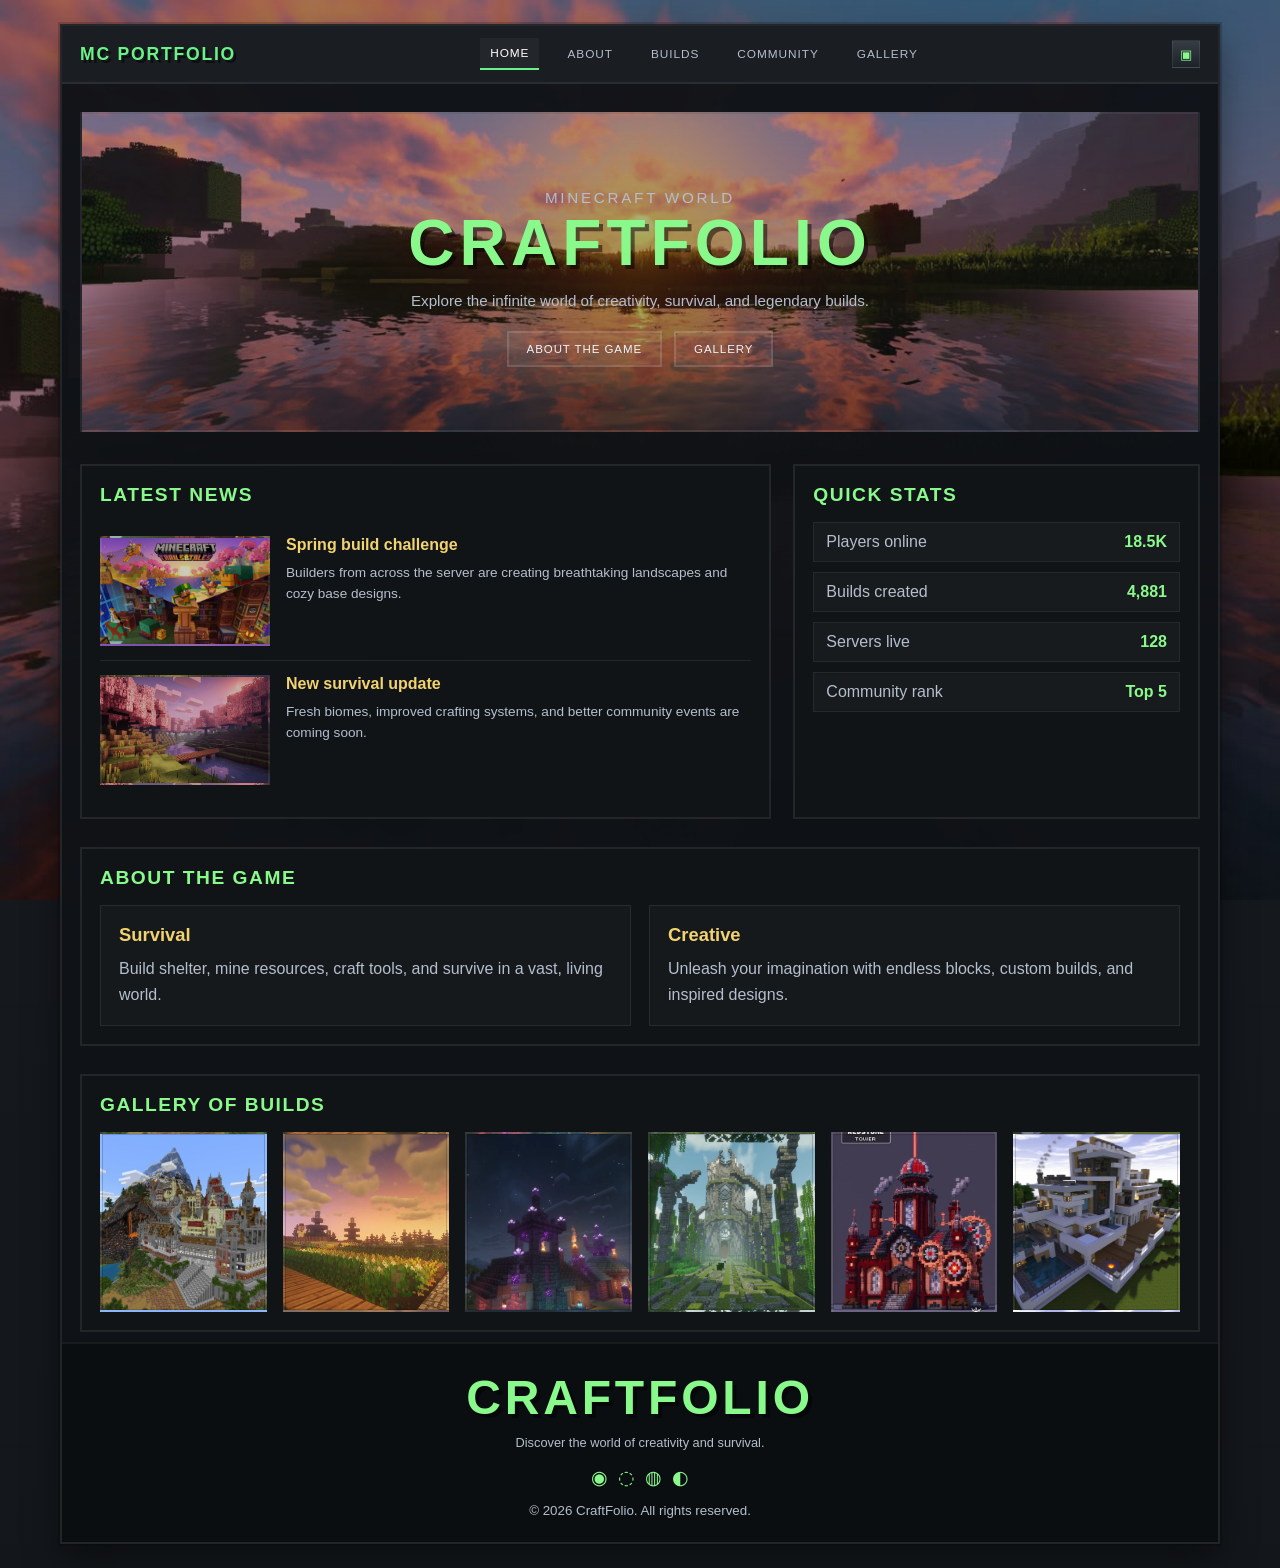
<file: index.html>
<!DOCTYPE html>
<html lang="en">
  <head>
    <meta charset="UTF-8" />
    <meta name="viewport" content="width=device-width, initial-scale=1.0" />
    <title>MC Portfolio | Home</title>
    <link rel="stylesheet" href="styles.css" />
  </head>
  <body>
    <div class="page-shell">
      <header class="topbar">
        <div class="brand">MC PORTFOLIO</div>
        <nav class="nav">
          <a href="index.html" class="active">Home</a>
          <a href="about.html">About</a>
          <a href="builds.html">Builds</a>
          <a href="community.html">Community</a>
          <a href="gallery.html">Gallery</a>
        </nav>
        <div class="action-btn">▣</div>
      </header>

      <main class="content home-page">
        <section class="hero-section">
          <div class="hero-copy">
            <p class="kicker">Minecraft world</p>
            <h1>CRAFTFOLIO</h1>
            <p>Explore the infinite world of creativity, survival, and legendary builds.</p>
            <div class="hero-actions">
              <a href="about.html" class="btn">About the Game</a>
              <a href="gallery.html" class="btn">Gallery</a>
            </div>
          </div>
        </section>

        <section class="main-panel two-col">
          <div class="panel-card">
            <h2>Latest News</h2>
            <article class="news-item">
              <div class="thumb thumb-news-1"></div>
              <div>
                <h3>Spring build challenge</h3>
                <p>Builders from across the server are creating breathtaking landscapes and cozy base designs.</p>
              </div>
            </article>
            <article class="news-item">
              <div class="thumb thumb-news-2"></div>
              <div>
                <h3>New survival update</h3>
                <p>Fresh biomes, improved crafting systems, and better community events are coming soon.</p>
              </div>
            </article>
          </div>

          <aside class="panel-card stats-box">
            <h2>Quick Stats</h2>
            <ul>
              <li><span>Players online</span><strong>18.5K</strong></li>
              <li><span>Builds created</span><strong>4,881</strong></li>
              <li><span>Servers live</span><strong>128</strong></li>
              <li><span>Community rank</span><strong>Top 5</strong></li>
            </ul>
          </aside>
        </section>

        <section class="feature-panel">
          <h2>About the Game</h2>
          <div class="feature-grid">
            <div class="feature-box">
              <h3>Survival</h3>
              <p>Build shelter, mine resources, craft tools, and survive in a vast, living world.</p>
            </div>
            <div class="feature-box">
              <h3>Creative</h3>
              <p>Unleash your imagination with endless blocks, custom builds, and inspired designs.</p>
            </div>
          </div>
        </section>

        <section class="gallery-strip">
          <h2>Gallery of Builds</h2>
          <div class="mini-gallery">
            <div class="mini-card card-1"></div>
            <div class="mini-card card-2"></div>
            <div class="mini-card card-3"></div>
            <div class="mini-card card-4"></div>
            <div class="mini-card card-5"></div>
            <div class="mini-card card-6"></div>
          </div>
        </section>
      </main>

      <footer class="site-footer">
        <div class="footer-brand">CRAFTFOLIO</div>
        <p>Discover the world of creativity and survival.</p>
        <div class="socials">
          <span>◉</span>
          <span>◌</span>
          <span>◍</span>
          <span>◐</span>
        </div>
        <small>© 2026 CraftFolio. All rights reserved.</small>
      </footer>
    </div>
  </body>
</html>
</file>
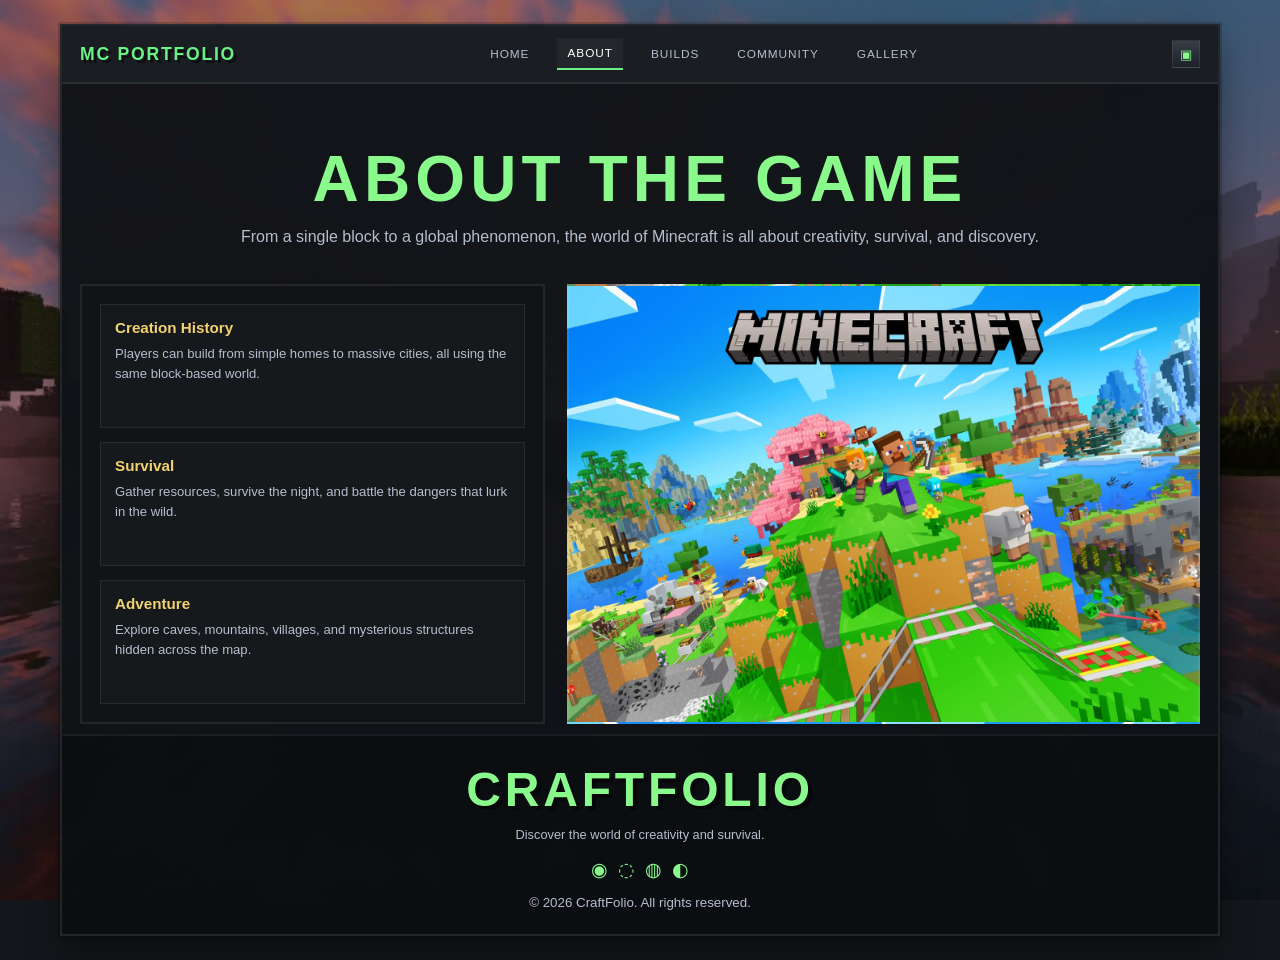
<file: about.html>
<!DOCTYPE html>
<html lang="en">
  <head>
    <meta charset="UTF-8" />
    <meta name="viewport" content="width=device-width, initial-scale=1.0" />
    <title>MC Portfolio | About</title>
    <link rel="stylesheet" href="styles.css" />
  </head>
  <body>
    <div class="page-shell">
      <header class="topbar">
        <div class="brand">MC PORTFOLIO</div>
        <nav class="nav">
          <a href="index.html">Home</a>
          <a href="about.html" class="active">About</a>
          <a href="builds.html">Builds</a>
          <a href="community.html">Community</a>
          <a href="gallery.html">Gallery</a>
        </nav>
        <div class="action-btn">▣</div>
      </header>

      <main class="content">
        <section class="inline-hero">
          <h1>About the Game</h1>
          <p>From a single block to a global phenomenon, the world of Minecraft is all about creativity, survival, and discovery.</p>
        </section>

        <section class="page-grid">
          <aside class="display-panel side-list">
            <div class="side-item">
              <h3>Creation History</h3>
              <p>Players can build from simple homes to massive cities, all using the same block-based world.</p>
            </div>
            <div class="side-item">
              <h3>Survival</h3>
              <p>Gather resources, survive the night, and battle the dangers that lurk in the wild.</p>
            </div>
            <div class="side-item">
              <h3>Adventure</h3>
              <p>Explore caves, mountains, villages, and mysterious structures hidden across the map.</p>
            </div>
          </aside>

          <div class="display-panel image-panel" style="background-image: url('logo.jpg'); background-size: cover; background-position: center;"></div>
        </section>
      </main>

      <footer class="site-footer">
        <div class="footer-brand">CRAFTFOLIO</div>
        <p>Discover the world of creativity and survival.</p>
        <div class="socials"><span>◉</span><span>◌</span><span>◍</span><span>◐</span></div>
        <small>© 2026 CraftFolio. All rights reserved.</small>
      </footer>
    </div>
  </body>
</html>
</file>
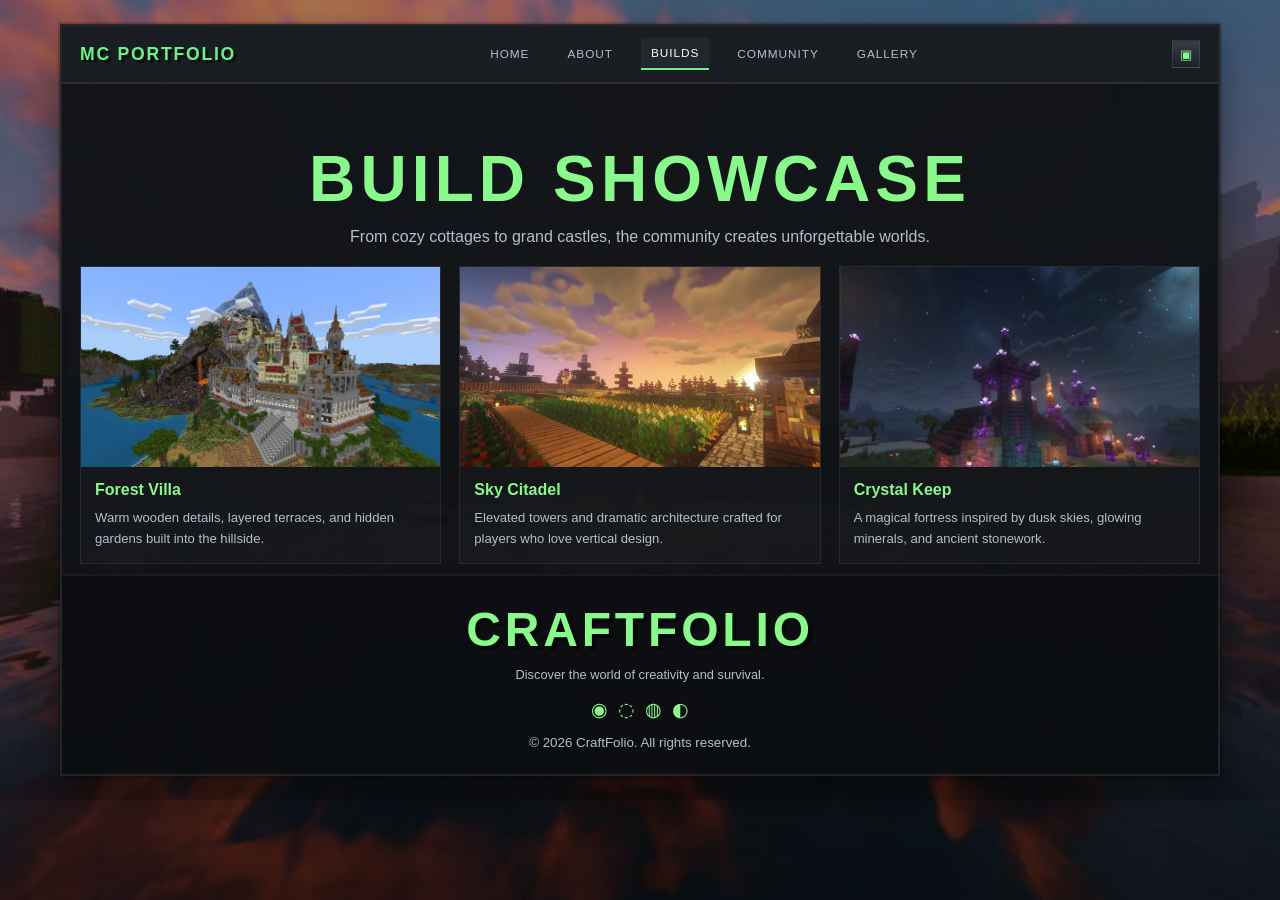
<file: builds.html>
<!DOCTYPE html>
<html lang="en">
  <head>
    <meta charset="UTF-8" />
    <meta name="viewport" content="width=device-width, initial-scale=1.0" />
    <title>MC Portfolio | Builds</title>
    <link rel="stylesheet" href="styles.css" />
  </head>
  <body>
    <div class="page-shell">
      <header class="topbar">
        <div class="brand">MC PORTFOLIO</div>
        <nav class="nav">
          <a href="index.html">Home</a>
          <a href="about.html">About</a>
          <a href="builds.html" class="active">Builds</a>
          <a href="community.html">Community</a>
          <a href="gallery.html">Gallery</a>
        </nav>
        <div class="action-btn">▣</div>
      </header>

      <main class="content">
        <section class="inline-hero">
          <h1>Build Showcase</h1>
          <p>From cozy cottages to grand castles, the community creates unforgettable worlds.</p>
        </section>

        <section class="build-grid">
          <article class="build-card">
            <div class="art art-1"></div>
            <div class="content">
              <h3>Forest Villa</h3>
              <p>Warm wooden details, layered terraces, and hidden gardens built into the hillside.</p>
            </div>
          </article>
          <article class="build-card">
            <div class="art art-2"></div>
            <div class="content">
              <h3>Sky Citadel</h3>
              <p>Elevated towers and dramatic architecture crafted for players who love vertical design.</p>
            </div>
          </article>
          <article class="build-card">
            <div class="art art-3"></div>
            <div class="content">
              <h3>Crystal Keep</h3>
              <p>A magical fortress inspired by dusk skies, glowing minerals, and ancient stonework.</p>
            </div>
          </article>
        </section>
      </main>

      <footer class="site-footer">
        <div class="footer-brand">CRAFTFOLIO</div>
        <p>Discover the world of creativity and survival.</p>
        <div class="socials"><span>◉</span><span>◌</span><span>◍</span><span>◐</span></div>
        <small>© 2026 CraftFolio. All rights reserved.</small>
      </footer>
    </div>
  </body>
</html>
</file>
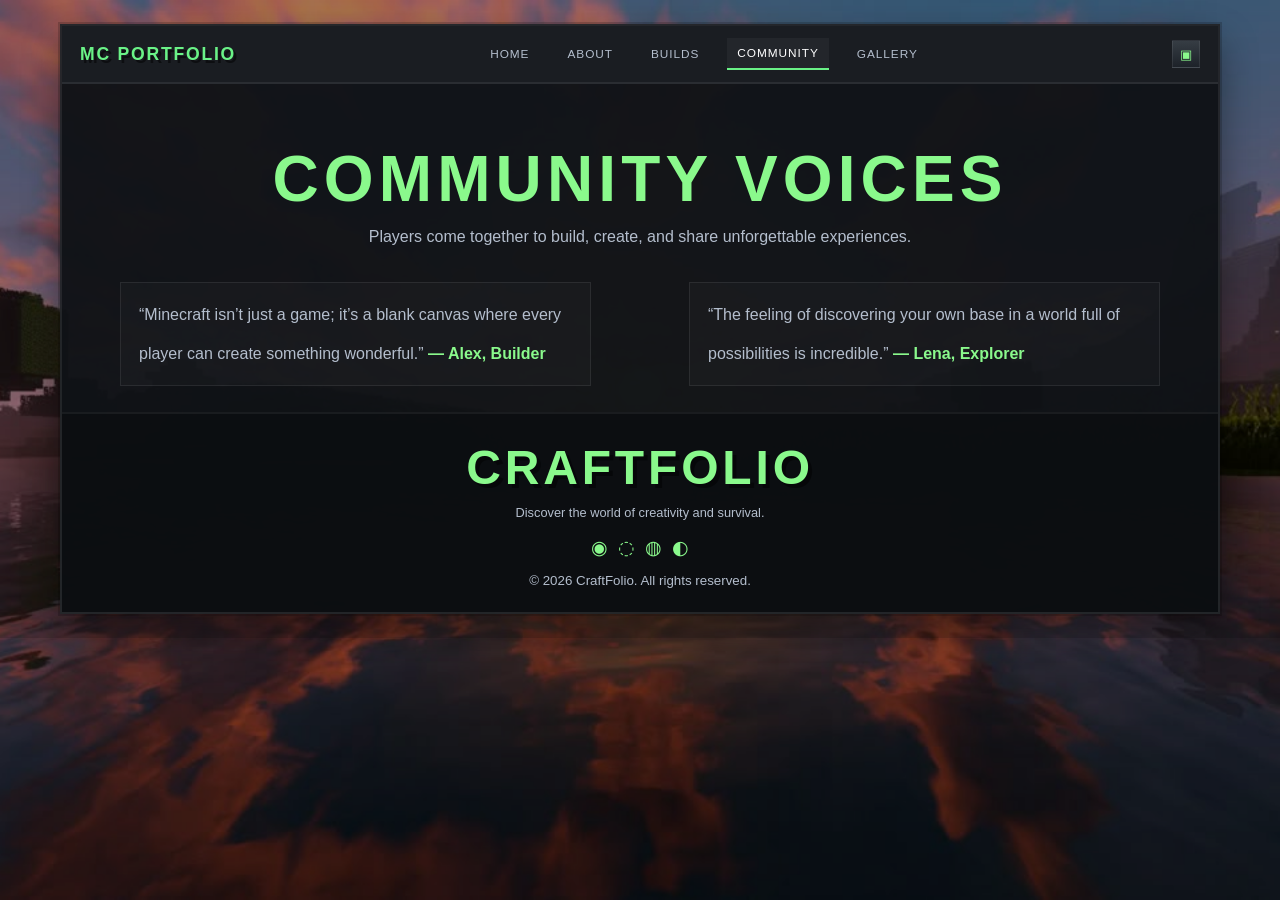
<file: community.html>
<!DOCTYPE html>
<html lang="en">
  <head>
    <meta charset="UTF-8" />
    <meta name="viewport" content="width=device-width, initial-scale=1.0" />
    <title>MC Portfolio | Community</title>
    <link rel="stylesheet" href="styles.css" />
  </head>
  <body>
    <div class="page-shell">
      <header class="topbar">
        <div class="brand">MC PORTFOLIO</div>
        <nav class="nav">
          <a href="index.html">Home</a>
          <a href="about.html">About</a>
          <a href="builds.html">Builds</a>
          <a href="community.html" class="active">Community</a>
          <a href="gallery.html">Gallery</a>
        </nav>
        <div class="action-btn">▣</div>
      </header>

      <main class="content">
        <section class="inline-hero">
          <h1>Community Voices</h1>
          <p>Players come together to build, create, and share unforgettable experiences.</p>
        </section>

        <section class="quote-boxes">
          <blockquote class="quote-box">
            “Minecraft isn’t just a game; it’s a blank canvas where every player can create something wonderful.”
            <strong>— Alex, Builder</strong>
          </blockquote>
          <blockquote class="quote-box">
            “The feeling of discovering your own base in a world full of possibilities is incredible.”
            <strong>— Lena, Explorer</strong>
          </blockquote>
        </section>
      </main>

      <footer class="site-footer">
        <div class="footer-brand">CRAFTFOLIO</div>
        <p>Discover the world of creativity and survival.</p>
        <div class="socials"><span>◉</span><span>◌</span><span>◍</span><span>◐</span></div>
        <small>© 2026 CraftFolio. All rights reserved.</small>
      </footer>
    </div>
  </body>
</html>
</file>
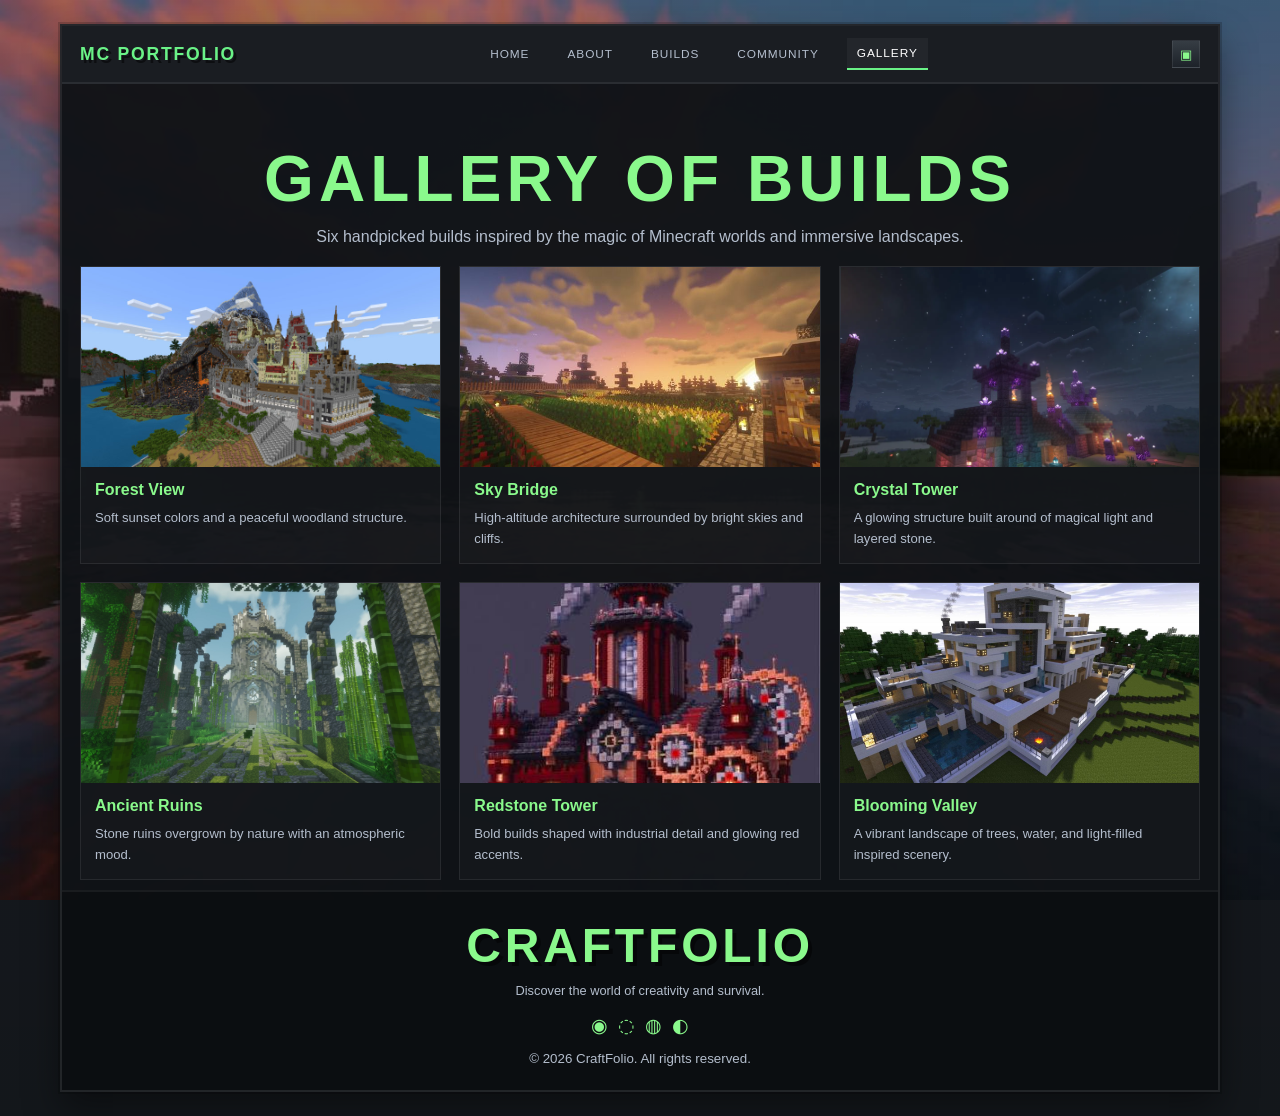
<file: gallery.html>
<!DOCTYPE html>
<html lang="en">
  <head>
    <meta charset="UTF-8" />
    <meta name="viewport" content="width=device-width, initial-scale=1.0" />
    <title>MC Portfolio | Gallery</title>
    <link rel="stylesheet" href="styles.css" />
  </head>
  <body>
    <div class="page-shell">
      <header class="topbar">
        <div class="brand">MC PORTFOLIO</div>
        <nav class="nav">
          <a href="index.html">Home</a>
          <a href="about.html">About</a>
          <a href="builds.html">Builds</a>
          <a href="community.html">Community</a>
          <a href="gallery.html" class="active">Gallery</a>
        </nav>
        <div class="action-btn">▣</div>
      </header>

      <main class="content">
        <section class="inline-hero">
          <h1>Gallery of Builds</h1>
          <p>Six handpicked builds inspired by the magic of Minecraft worlds and immersive landscapes.</p>
        </section>

        <section class="gallery-grid">
          <article class="gallery-card">
            <div class="art art-1"></div>
            <div class="content">
              <h3>Forest View</h3>
              <p>Soft sunset colors and a peaceful woodland structure.</p>
            </div>
          </article>
          <article class="gallery-card">
            <div class="art art-2"></div>
            <div class="content">
              <h3>Sky Bridge</h3>
              <p>High-altitude architecture surrounded by bright skies and cliffs.</p>
            </div>
          </article>
          <article class="gallery-card">
            <div class="art art-3"></div>
            <div class="content">
              <h3>Crystal Tower</h3>
              <p>A glowing structure built around of magical light and layered stone.</p>
            </div>
          </article>
          <article class="gallery-card">
            <div class="art art-4"></div>
            <div class="content">
              <h3>Ancient Ruins</h3>
              <p>Stone ruins overgrown by nature with an atmospheric mood.</p>
            </div>
          </article>
          <article class="gallery-card">
            <div class="art art-5"></div>
            <div class="content">
              <h3>Redstone Tower</h3>
              <p>Bold builds shaped with industrial detail and glowing red accents.</p>
            </div>
          </article>
          <article class="gallery-card">
            <div class="art art-6"></div>
            <div class="content">
              <h3>Blooming Valley</h3>
              <p>A vibrant landscape of trees, water, and light-filled inspired scenery.</p>
            </div>
          </article>
        </section>
      </main>

      <footer class="site-footer">
        <div class="footer-brand">CRAFTFOLIO</div>
        <p>Discover the world of creativity and survival.</p>
        <div class="socials"><span>◉</span><span>◌</span><span>◍</span><span>◐</span></div>
        <small>© 2026 CraftFolio. All rights reserved.</small>
      </footer>
    </div>
  </body>
</html>
</file>
<file: styles.css>
:root {
  --bg: #1d2127;
  --panel: #171b20;
  --panel-soft: #20262e;
  --dark: #0d1014;
  --line: rgba(255,255,255,0.08);
  --green: #8af98c;
  --green-strong: #6af287;
  --yellow: #f3d36f;
  --orange: #ffb35a;
  --red: #ff7053;
  --text: #edf2f8;
  --muted: #b4becd;
  --shadow: rgba(0, 0, 0, 0.35);
}

* { box-sizing: border-box; }

html { scroll-behavior: smooth; }

body {
  margin: 0;
  font-family: "Trebuchet MS", Verdana, sans-serif;
  color: var(--text);
  background:
    linear-gradient(180deg, rgba(0, 0, 0, 0.35), rgba(0, 0, 0, 0.45)),
    url('bg.jpg') center/cover fixed no-repeat,
    #232931;
}

img { max-width: 100%; display: block; }

a { color: inherit; }

.page-shell {
  width: min(1160px, calc(100% - 32px));
  margin: 24px auto;
  background: rgba(15, 18, 22, 0.96);
  border: 2px solid rgba(255,255,255,0.08);
  box-shadow: 0 0 0 2px rgba(0,0,0,0.18), 0 18px 34px rgba(0,0,0,0.4);
}

.topbar {
  display: flex;
  align-items: center;
  justify-content: space-between;
  background: #1a1d22;
  border-bottom: 2px solid rgba(255,255,255,0.07);
  padding: 12px 18px;
}

.brand {
  font-size: 1.1rem;
  font-weight: 900;
  letter-spacing: 0.1em;
  color: var(--green-strong);
  text-shadow: 3px 3px 0 rgba(0,0,0,0.5);
}

.nav {
  display: flex;
  align-items: center;
  gap: 18px;
  flex-wrap: wrap;
}

.nav a {
  color: var(--muted);
  text-decoration: none;
  font-size: 0.74rem;
  text-transform: uppercase;
  letter-spacing: 0.08em;
  padding: 8px 10px;
  transition: 0.2s ease;
}

.nav a:hover,
.nav a.active {
  color: #fff;
  background: rgba(255,255,255,0.04);
  border-bottom: 2px solid var(--green-strong);
}

.action-btn {
  display: grid;
  place-items: center;
  width: 28px;
  height: 28px;
  background: linear-gradient(#363d44, #1d2229);
  border: 1px solid rgba(255,255,255,0.08);
  color: var(--green);
  font-size: 0.8rem;
}

.content {
  padding: 28px 18px 10px;
}

.hero-section {
  background:
    linear-gradient(rgba(18, 23, 28, 0.3), rgba(18, 23, 28, 0.45)),
    url('bg.jpg') center/cover no-repeat;
  min-height: 320px;
  display: grid;
  place-items: center;
  border: 2px solid rgba(255,255,255,0.08);
}

.hero-copy {
  text-align: center;
  padding: 32px 18px;
}

.kicker {
  margin: 0 0 8px;
  color: var(--yellow);
  letter-spacing: 0.18em;
  text-transform: uppercase;
  font-size: 0.72rem;
}

.hero-copy h1 {
  margin: 0;
  font-size: clamp(2.8rem, 5vw, 5rem);
  letter-spacing: 0.08em;
  color: var(--green);
  text-shadow: 4px 4px 0 rgba(0,0,0,0.5);
}

.hero-copy p {
  margin: 12px 0 0;
  color: var(--muted);
  font-size: 0.95rem;
}

.hero-actions {
  display: flex;
  justify-content: center;
  gap: 12px;
  margin-top: 22px;
  flex-wrap: wrap;
}

.btn {
  display: inline-block;
  padding: 10px 18px;
  background: rgba(255,255,255,0.05);
  border: 2px solid rgba(255,255,255,0.12);
  color: var(--text);
  text-decoration: none;
  text-transform: uppercase;
  letter-spacing: 0.08em;
  font-size: 0.72rem;
  transition: 0.2s ease;
}

.btn:hover {
  background: rgba(138, 249, 140, 0.12);
  border-color: rgba(138,249,140,0.7);
}

.two-col {
  display: grid;
  grid-template-columns: 1.7fr 1fr;
  gap: 22px;
  margin-top: 32px;
}

.panel-card,
.feature-panel,
.gallery-strip,
.community-panel,
.display-panel {
  background: rgba(17, 20, 24, 0.9);
  border: 2px solid rgba(255,255,255,0.08);
  padding: 18px;
}

.panel-card h2,
.feature-panel h2,
.gallery-strip h2,
.community-panel h2,
.display-panel h2 {
  margin: 0 0 16px;
  font-size: 1.2rem;
  letter-spacing: 0.08em;
  color: var(--green);
  text-transform: uppercase;
}

.news-item {
  display: grid;
  grid-template-columns: 170px 1fr;
  gap: 16px;
  padding: 14px 0;
  border-top: 1px solid rgba(255,255,255,0.08);
}

.news-item:first-of-type {
  border-top: none;
}

.thumb {
  height: 110px;
  background-size: cover;
  background-position: center;
  border: 2px solid rgba(255,255,255,0.08);
}

.thumb-news-1 {
  background-image: linear-gradient(rgba(0,0,0,0.2), rgba(0,0,0,0.2)), url('png1.jpg');
}

.thumb-news-2 {
  background-image: linear-gradient(rgba(0,0,0,0.2), rgba(0,0,0,0.2)), url('png2.webp');
}

.news-item h3 {
  margin: 0 0 8px;
  color: var(--yellow);
  font-size: 1rem;
}

.news-item p {
  margin: 0;
  color: var(--muted);
  line-height: 1.55;
  font-size: 0.85rem;
}

.stats-box ul {
  list-style: none;
  padding: 0;
  margin: 0;
  display: grid;
  gap: 10px;
}

.stats-box li {
  display: flex;
  justify-content: space-between;
  gap: 8px;
  padding: 10px 12px;
  background: rgba(255,255,255,0.03);
  border: 1px solid rgba(255,255,255,0.06);
  color: var(--muted);
}

.stats-box strong {
  color: var(--green);
}

.feature-panel {
  margin-top: 28px;
}

.feature-grid {
  display: grid;
  grid-template-columns: repeat(2, minmax(0, 1fr));
  gap: 18px;
}

.feature-box {
  background: rgba(255,255,255,0.02);
  border: 1px solid rgba(255,255,255,0.08);
  padding: 18px;
}

.feature-box h3 {
  margin: 0 0 10px;
  color: var(--yellow);
  font-size: 1.15rem;
}

.feature-box p {
  margin: 0;
  color: var(--muted);
  line-height: 1.6;
}

.gallery-strip {
  margin-top: 28px;
}

.mini-gallery {
  display: grid;
  grid-template-columns: repeat(6, minmax(0, 1fr));
  gap: 16px;
}

.mini-card {
  min-height: 180px;
  border: 2px solid rgba(255,255,255,0.08);
  background-size: cover;
  background-position: center;
  box-shadow: inset 0 0 0 1px rgba(0,0,0,0.18);
}

.card-1 { background-image: url('img1.jpg'); }
.card-2 { background-image: url('img2.jpg'); }
.card-3 { background-image: url('img3.webp'); }
.card-4 { background-image: url('img4.webp'); }
.card-5 { background-image: url('img5.jpg'); }
.card-6 { background-image: url('img6.jpg'); }

.inline-hero {
  text-align: center;
  padding: 30px 20px 20px;
}

.inline-hero h1 {
  margin: 0;
  font-size: clamp(2.2rem, 5vw, 4rem);
  letter-spacing: 0.08em;
  color: var(--green);
  text-transform: uppercase;
}

.inline-hero p {
  margin: 12px 0 0;
  color: var(--muted);
}

.page-grid {
  display: grid;
  grid-template-columns: 1.1fr 1.5fr;
  gap: 22px;
  margin-top: 18px;
}

.side-list {
  display: grid;
  gap: 14px;
}

.side-item {
  background: rgba(255,255,255,0.02);
  border: 1px solid rgba(255,255,255,0.08);
  padding: 14px;
}

.side-item h3 {
  margin: 0 0 8px;
  color: var(--yellow);
  font-size: 0.95rem;
}

.side-item p {
  margin: 0;
  color: var(--muted);
  line-height: 1.55;
  font-size: 0.82rem;
}

.image-panel {
  min-height: 440px;
  background-size: cover;
  background-position: center;
  border: 2px solid rgba(255,255,255,0.08);
}

.build-grid,
.community-grid,
.gallery-grid {
  display: grid;
  grid-template-columns: repeat(3, minmax(0, 1fr));
  gap: 18px;
}

.build-card,
.community-card,
.gallery-card {
  background: rgba(255,255,255,0.02);
  border: 1px solid rgba(255,255,255,0.08);
  overflow: hidden;
}

.build-card .art,
.community-card .art,
.gallery-card .art {
  min-height: 200px;
  background-size: cover;
  background-position: center;
}

.build-card .content,
.community-card .content,
.gallery-card .content {
  padding: 14px;
}

.build-card h3,
.community-card h3,
.gallery-card h3 {
  margin: 0 0 8px;
  color: var(--green);
  font-size: 1rem;
}

.build-card p,
.community-card p,
.gallery-card p {
  margin: 0;
  color: var(--muted);
  line-height: 1.6;
  font-size: 0.82rem;
}

.art-1 { background-image: url('img1.jpg'); }
.art-2 { background-image: url('img2.jpg'); }
.art-3 { background-image: url('img3.webp'); }
.art-4 { background-image: url('img4.webp'); }
.art-5 { background-image: url('img5.jpg'); }
.art-6 { background-image: url('img6.jpg'); }

.quote-boxes {
  display: grid;
  grid-template-columns: repeat(2, minmax(0, 1fr));
  gap: 18px;
}

.quote-box {
  background: rgba(255,255,255,0.02);
  border: 1px solid rgba(255,255,255,0.08);
  padding: 18px;
  color: var(--muted);
  line-height: 1.7;
}

.quote-box strong {
  display: inline-block;
  margin-top: 12px;
  color: var(--green);
}

.site-footer {
  text-align: center;
  padding: 26px 18px 24px;
  background: rgba(12, 14, 17, 0.9);
  border-top: 2px solid rgba(255,255,255,0.06);
}

.footer-brand {
  font-size: clamp(2rem, 5vw, 3rem);
  letter-spacing: 0.08em;
  font-weight: 900;
  color: var(--green);
  text-transform: uppercase;
  text-shadow: 4px 4px 0 rgba(0,0,0,0.45);
}

.site-footer p {
  margin: 10px auto 0;
  color: var(--muted);
  font-size: 0.8rem;
}

.socials {
  display: flex;
  justify-content: center;
  gap: 10px;
  margin-top: 16px;
  color: var(--green);
  font-size: 1.2rem;
}

.site-footer small {
  display: block;
  margin-top: 14px;
  color: var(--muted);
}

@media (max-width: 920px) {
  .two-col,
  .page-grid,
  .feature-grid,
  .build-grid,
  .community-grid,
  .gallery-grid,
  .quote-boxes {
    grid-template-columns: 1fr;
  }

  .mini-gallery {
    grid-template-columns: repeat(2, minmax(0, 1fr));
  }
}

@media (max-width: 640px) {
  .nav {
    justify-content: center;
  }

  .news-item {
    grid-template-columns: 1fr;
  }

  .mini-gallery {
    grid-template-columns: 1fr;
  }
}
</file>
